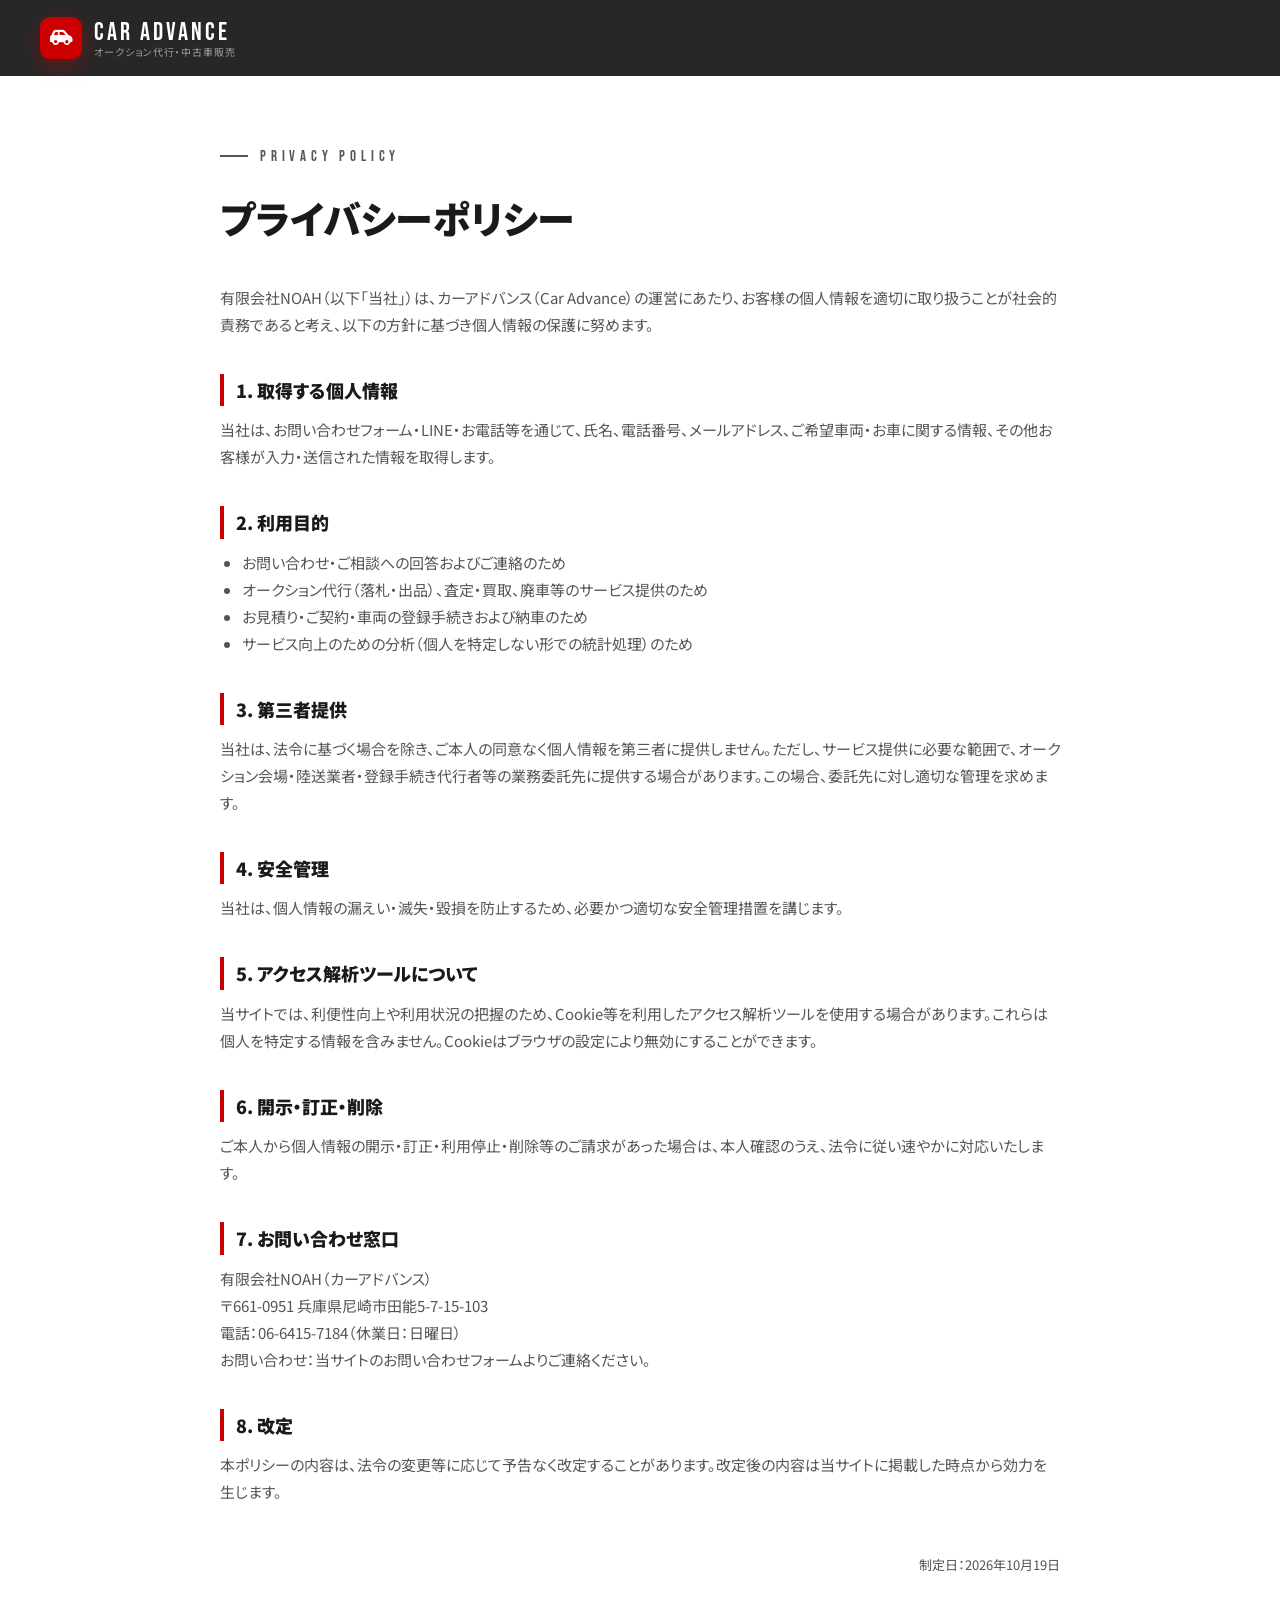
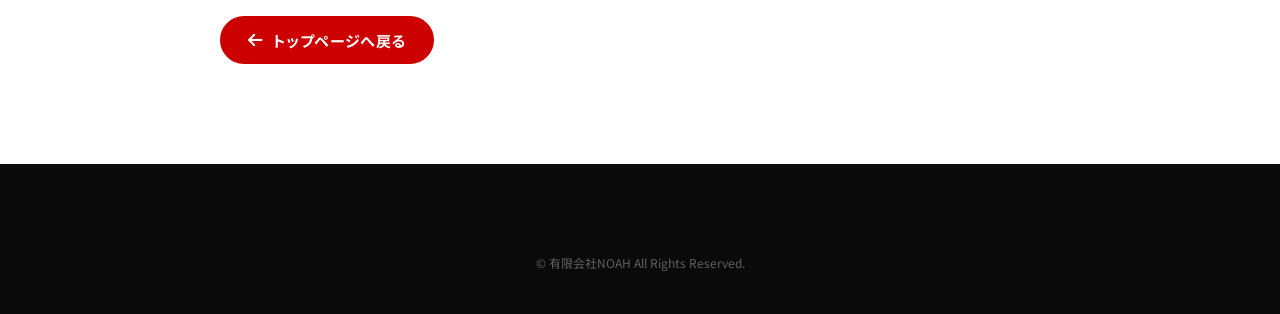
<file: privacy.html>
<!DOCTYPE html>
<html lang="ja">
<head>
  <meta charset="UTF-8">
  <meta name="viewport" content="width=device-width, initial-scale=1">
  <title>プライバシーポリシー｜Car Advance（有限会社NOAH）</title>
  <meta name="description" content="Car Advance（有限会社NOAH）の個人情報の取り扱いについて。">
  <meta name="robots" content="noindex">
  <link rel="icon" href="images/favicon.svg" type="image/svg+xml">
  <link rel="preconnect" href="https://fonts.googleapis.com">
  <link rel="preconnect" href="https://fonts.gstatic.com" crossorigin>
  <link href="https://fonts.googleapis.com/css2?family=Bebas+Neue&family=Noto+Sans+JP:wght@400;700;900&display=swap" rel="stylesheet">
  <link rel="stylesheet" href="https://cdnjs.cloudflare.com/ajax/libs/font-awesome/6.5.1/css/all.min.css" crossorigin="anonymous" referrerpolicy="no-referrer">
  <link rel="stylesheet" href="css/style.css">
  <style>
    .legal { padding: calc(var(--header-h) + 60px) 0 100px; background: #fff; }
    .legal h1 { font-size: clamp(26px, 4vw, 38px); font-weight: 900; margin-bottom: 32px; }
    .legal h2 { font-size: 18px; font-weight: 900; margin: 36px 0 10px; padding-left: 12px; border-left: 4px solid var(--red); }
    .legal p, .legal li { color: var(--text-sub); font-size: 15px; }
    .legal ul { list-style: disc; padding-left: 1.4em; }
    .legal .date { margin-top: 48px; text-align: right; font-size: 13px; }
    .legal .back { margin-top: 40px; }
  </style>
</head>
<body>
  <header class="header is-solid">
    <div class="header__inner">
      <a href="./" class="logo" aria-label="Car Advance トップへ">
        <span class="logo__mark" aria-hidden="true"><i class="fas fa-car-side"></i></span>
        <span class="logo__text"><span class="logo__main">CAR ADVANCE</span><span class="logo__sub">オークション代行・中古車販売</span></span>
      </a>
    </div>
  </header>
  <main class="legal">
    <div class="container container--narrow">
      <p class="eyebrow">PRIVACY POLICY</p>
      <h1>プライバシーポリシー</h1>
      <p>有限会社NOAH（以下「当社」）は、カーアドバンス（Car Advance）の運営にあたり、お客様の個人情報を適切に取り扱うことが社会的責務であると考え、以下の方針に基づき個人情報の保護に努めます。</p>

      <h2>1. 取得する個人情報</h2>
      <p>当社は、お問い合わせフォーム・LINE・お電話等を通じて、氏名、電話番号、メールアドレス、ご希望車両・お車に関する情報、その他お客様が入力・送信された情報を取得します。</p>

      <h2>2. 利用目的</h2>
      <ul>
        <li>お問い合わせ・ご相談への回答およびご連絡のため</li>
        <li>オークション代行（落札・出品）、査定・買取、廃車等のサービス提供のため</li>
        <li>お見積り・ご契約・車両の登録手続きおよび納車のため</li>
        <li>サービス向上のための分析（個人を特定しない形での統計処理）のため</li>
      </ul>

      <h2>3. 第三者提供</h2>
      <p>当社は、法令に基づく場合を除き、ご本人の同意なく個人情報を第三者に提供しません。ただし、サービス提供に必要な範囲で、オークション会場・陸送業者・登録手続き代行者等の業務委託先に提供する場合があります。この場合、委託先に対し適切な管理を求めます。</p>

      <h2>4. 安全管理</h2>
      <p>当社は、個人情報の漏えい・滅失・毀損を防止するため、必要かつ適切な安全管理措置を講じます。</p>

      <h2>5. アクセス解析ツールについて</h2>
      <p>当サイトでは、利便性向上や利用状況の把握のため、Cookie等を利用したアクセス解析ツールを使用する場合があります。これらは個人を特定する情報を含みません。Cookieはブラウザの設定により無効にすることができます。</p>

      <h2>6. 開示・訂正・削除</h2>
      <p>ご本人から個人情報の開示・訂正・利用停止・削除等のご請求があった場合は、本人確認のうえ、法令に従い速やかに対応いたします。</p>

      <h2>7. お問い合わせ窓口</h2>
      <p>有限会社NOAH（カーアドバンス）<br>〒661-0951 兵庫県尼崎市田能5-7-15-103<br>電話：<a href="tel:0664157184">06-6415-7184</a>（休業日：日曜日）<br>お問い合わせ：当サイトの<a href="./#form">お問い合わせフォーム</a>よりご連絡ください。</p>

      <h2>8. 改定</h2>
      <p>本ポリシーの内容は、法令の変更等に応じて予告なく改定することがあります。改定後の内容は当サイトに掲載した時点から効力を生じます。</p>

      <p class="date">制定日：2026年10月19日</p>
      <p class="back"><a href="./" class="btn btn--red"><i class="fas fa-arrow-left" aria-hidden="true"></i>トップページへ戻る</a></p>
    </div>
  </main>
  <footer class="footer" style="padding-bottom:40px">
    <p class="footer__copy" style="margin-top:0;border-top:0">&copy; 有限会社NOAH All Rights Reserved.</p>
  </footer>
</body>
</html>
</file>
<file: css/style.css>
@charset "UTF-8";
/* =========================================================
   Car Advance — style.css
   Palette: Black / Red / Light Gray（元サイト配色を継承）
========================================================= */
:root {
  --black: #0a0a0a;
  --ink: #111;
  --ink-2: #1a1a1a;
  --ink-3: #2a2a2a;
  --red: #cc0000;
  --red-hi: #e60012;
  --red-deep: #8f0000;
  --gray-50: #f6f5f3;
  --gray-100: #eeedea;
  --gray-200: #e0ddd8;
  --gray-400: #a9a6a1;
  --gray-600: #6b6965;
  --text: #1a1a1a;
  --text-sub: #555;
  --white: #fff;
  --line: #06c755;
  --line-hi: #05b14c;

  --ff-ja: "Noto Sans JP", "Hiragino Sans", "Yu Gothic", sans-serif;
  --ff-en: "Bebas Neue", "Oswald", sans-serif;
  --ff-it: "Cormorant Garamond", "Times New Roman", serif;

  --header-h: 76px;
  --radius: 14px;
  --shadow: 0 10px 40px rgba(0,0,0,.08);
  --shadow-lg: 0 24px 60px rgba(0,0,0,.16);
  --ease: cubic-bezier(.22,.8,.24,1);
  --gutter: clamp(16px, 4vw, 40px);
}

/* ---------- reset ---------- */
*, *::before, *::after { box-sizing: border-box; margin: 0; padding: 0; }
html { -webkit-text-size-adjust: 100%; scroll-padding-top: var(--header-h); }
html:not(.motion) { scroll-behavior: smooth; }
body {
  font-family: var(--ff-ja);
  font-size: 16px;
  line-height: 1.8;
  color: var(--text);
  background: var(--gray-50);
  overflow-x: hidden;
  -webkit-font-smoothing: antialiased;
  font-feature-settings: "palt";
}
[hidden] { display: none !important; }
img { display: block; max-width: 100%; height: auto; }
a { color: inherit; text-decoration: none; }
ul, ol { list-style: none; }
button { font: inherit; color: inherit; background: none; border: 0; cursor: pointer; }
input, select, textarea { font: inherit; color: inherit; }
:focus-visible { outline: 3px solid var(--red-hi); outline-offset: 3px; border-radius: 4px; }
.pc { display: inline; }
.sp { display: none; }
@media (max-width: 767px) { .pc { display: none; } .sp { display: inline; } }

.skip-link {
  position: absolute; left: 12px; top: -60px; z-index: 2000;
  background: var(--red); color: #fff; padding: 10px 16px; border-radius: 6px;
  transition: top .2s;
}
.skip-link:focus { top: 12px; }

.container { width: 100%; max-width: 1200px; margin: 0 auto; padding: 0 var(--gutter); }
.container--narrow { max-width: 920px; }

/* ---------- typography ---------- */
.eyebrow {
  font-family: var(--ff-en);
  font-size: 15px;
  letter-spacing: .32em;
  color: var(--red);
  display: inline-flex; align-items: center; gap: 12px;
  margin-bottom: 14px;
}
.eyebrow::before { content: ""; width: 28px; height: 2px; background: currentColor; }
.title {
  font-size: clamp(28px, 4.4vw, 48px);
  font-weight: 900;
  line-height: 1.3;
  letter-spacing: .02em;
}
.title--light { color: #fff; }
.red { color: var(--red); }
.sec-head { text-align: center; margin-bottom: clamp(40px, 6vw, 72px); }
.sec-head .eyebrow::after { content: ""; width: 28px; height: 2px; background: currentColor; }
.sec-head__lead { margin-top: 16px; color: var(--text-sub); }

/* ---------- buttons ---------- */
.btn {
  --bg: var(--red); --fg: #fff; --bd: var(--bg);
  display: inline-flex; align-items: center; justify-content: center; gap: 10px;
  min-height: 48px; padding: 12px 26px;
  background: var(--bg); color: var(--fg); border: 2px solid var(--bd);
  border-radius: 999px;
  font-weight: 700; font-size: 15px; letter-spacing: .04em; line-height: 1.3;
  white-space: nowrap;
  transition: transform .35s var(--ease), box-shadow .35s var(--ease), background .25s, border-color .25s, color .25s;
  position: relative; overflow: hidden; isolation: isolate;
}
.btn::after { /* 光の反射 */
  content: ""; position: absolute; inset: 0; z-index: -1;
  background: linear-gradient(110deg, transparent 30%, rgba(255,255,255,.35) 50%, transparent 70%);
  transform: translateX(-120%); transition: transform .7s var(--ease);
}
.btn:hover { transform: translateY(-2px); }
.btn:hover::after { transform: translateX(120%); }
.btn i { font-size: 1.1em; }
.btn--red:hover { --bg: var(--red-hi); box-shadow: 0 10px 30px rgba(204,0,0,.4); }
.btn--line { --bg: var(--line); }
.btn--line i { font-size: 1.35em; }
.btn--line:hover { --bg: var(--line-hi); box-shadow: 0 10px 30px rgba(6,199,85,.35); }
.btn--ghost { --bg: rgba(255,255,255,.04); --bd: rgba(255,255,255,.55); backdrop-filter: blur(6px); }
.btn--ghost:hover { --bg: #fff; --fg: var(--black); --bd: #fff; }
.btn--lg { min-height: 58px; padding: 16px 34px; font-size: 16px; }
.btn--sm { min-height: 40px; padding: 8px 18px; font-size: 13px; }
.btn--block { width: 100%; }

.link-arrow {
  display: inline-flex; align-items: center; gap: 10px;
  font-weight: 700; color: var(--red);
  border-bottom: 2px solid currentColor; padding-bottom: 4px;
}
.link-arrow i { transition: transform .3s var(--ease); }
.link-arrow:hover i { transform: translateX(6px); }

.chip {
  display: inline-block; padding: 2px 10px; margin-right: 8px;
  font-size: 12px; font-weight: 700; color: #fff; background: var(--red);
  border-radius: 999px; vertical-align: 1px;
}

/* =========================================================
   HEADER
========================================================= */
.header {
  position: fixed; inset: 0 0 auto; z-index: 1000;
  height: var(--header-h);
  transition: background .4s, box-shadow .4s, transform .4s var(--ease);
}
.header.is-solid {
  background: rgba(10,10,10,.88);
  backdrop-filter: blur(14px); -webkit-backdrop-filter: blur(14px);
  box-shadow: 0 1px 0 rgba(255,255,255,.06);
}
.header__inner {
  height: 100%; max-width: 1440px; margin: 0 auto;
  padding: 0 var(--gutter);
  display: flex; align-items: center; gap: 24px;
}
.logo { display: inline-flex; align-items: center; gap: 12px; color: #fff; flex-shrink: 0; }
.logo__mark {
  width: 42px; height: 42px; border-radius: 10px;
  display: grid; place-items: center;
  background: var(--red); color: #fff; font-size: 18px;
  box-shadow: 0 6px 18px rgba(204,0,0,.4);
}
.logo__text { display: flex; flex-direction: column; line-height: 1.1; }
.logo__main { font-family: var(--ff-en); font-size: 25px; letter-spacing: .12em; }
.logo__sub { font-size: 10px; letter-spacing: .1em; color: rgba(255,255,255,.55); }

.gnav { margin-left: auto; }
.gnav ul { display: flex; gap: 4px; }
.gnav a {
  display: block; padding: 8px 12px;
  font-size: 13.5px; font-weight: 500; color: rgba(255,255,255,.78);
  position: relative;
}
.gnav a::after {
  content: ""; position: absolute; left: 12px; right: 12px; bottom: 2px; height: 2px;
  background: var(--red); transform: scaleX(0); transform-origin: right; transition: transform .35s var(--ease);
}
.gnav a:hover, .gnav a.is-current { color: #fff; }
.gnav a:hover::after, .gnav a.is-current::after { transform: scaleX(1); transform-origin: left; }
.header__cta { display: flex; align-items: center; gap: 16px; }
.header__tel { display: inline-flex; align-items: center; gap: 8px; color: #fff; font-family: var(--ff-en); font-size: 22px; letter-spacing: .06em; }
.header__tel i { color: var(--red); font-size: 15px; }

.burger { display: none; width: 44px; height: 44px; margin-left: auto; position: relative; }
.burger span { position: absolute; left: 10px; right: 10px; height: 2px; background: #fff; transition: transform .35s var(--ease), opacity .2s; }
.burger span:nth-child(1) { top: 15px; }
.burger span:nth-child(2) { top: 21px; }
.burger span:nth-child(3) { top: 27px; }
.burger[aria-expanded="true"] span:nth-child(1) { transform: translateY(6px) rotate(45deg); }
.burger[aria-expanded="true"] span:nth-child(2) { opacity: 0; }
.burger[aria-expanded="true"] span:nth-child(3) { transform: translateY(-6px) rotate(-45deg); }

.drawer {
  position: fixed; inset: 0; z-index: 990;
  padding: calc(var(--header-h) + 24px) var(--gutter) 40px;
  background: rgba(8,8,8,.97);
  backdrop-filter: blur(16px);
  display: flex; flex-direction: column; gap: 32px;
  overflow-y: auto;
  opacity: 0; transition: opacity .35s;
}
.drawer.is-open { opacity: 1; }
/* 閉じている間は確実に非表示（display指定がhidden属性を上書きして全画面を覆うのを防ぐ） */
.drawer[hidden] { display: none !important; }
.drawer:not(.is-open) { pointer-events: none; }
.drawer__nav a {
  display: flex; align-items: baseline; gap: 16px;
  padding: 16px 4px; color: #fff; font-size: 18px; font-weight: 700;
  border-bottom: 1px solid rgba(255,255,255,.08);
}
.drawer__nav span { font-family: var(--ff-en); color: var(--red); letter-spacing: .1em; font-size: 15px; }
.drawer__cta { display: grid; gap: 12px; }

@media (max-width: 1180px) { .header__tel { display: none; } }
@media (max-width: 1023px) {
  :root { --header-h: 64px; }
  .gnav, .header__cta { display: none; }
  .burger { display: block; }
  .logo__mark { width: 36px; height: 36px; font-size: 15px; }
  .logo__main { font-size: 21px; }
}

/* =========================================================
   SHOWROOM（ヒーロー＋スクロール連動カメラワーク）
   ※ html.motion が付いたときのみピン留めアニメーション
========================================================= */
.showroom { background: var(--black); color: #fff; position: relative; }
.showroom__stage { position: relative; }

.scene { position: relative; height: 100vh; height: 100svh; min-height: 560px; overflow: hidden; }
.scene__media { position: absolute; inset: 0; }
.scene__media img { width: 100%; height: 100%; object-fit: cover; }
.scene__shade { position: absolute; inset: 0; pointer-events: none; }
.scene__shade--left { background: linear-gradient(90deg, rgba(0,0,0,.82) 0%, rgba(0,0,0,.45) 40%, transparent 70%); }
.scene__shade--bottom { background: linear-gradient(0deg, rgba(0,0,0,.85) 0%, rgba(0,0,0,.25) 45%, transparent 70%), linear-gradient(90deg, rgba(0,0,0,.55), transparent 55%); }
.scene__shade--top { background: linear-gradient(180deg, rgba(0,0,0,.75) 0%, rgba(0,0,0,.2) 45%, transparent 65%); }
.scene__shade--full { background: radial-gradient(ellipse at center, rgba(0,0,0,.45), rgba(0,0,0,.8)); }

/* --- hero (scene 1) --- */
.scene--hero .scene__media img { object-position: 20% 50%; }
.scene--hero .scene__shade {
  background:
    linear-gradient(90deg, transparent 30%, rgba(0,0,0,.55) 55%, rgba(0,0,0,.85) 100%),
    linear-gradient(0deg, rgba(0,0,0,.7) 0%, transparent 35%);
}
.hero {
  position: absolute; z-index: 3;
  right: max(var(--gutter), 6vw); top: var(--header-h); bottom: 0;
  width: min(600px, 46vw);
  display: flex; flex-direction: column; justify-content: center;
  padding-bottom: 2vh;
}
.hero__eyebrow {
  display: inline-flex; align-items: center; gap: 10px;
  font-family: var(--ff-en); font-size: 15px; letter-spacing: .3em; color: rgba(255,255,255,.75);
  margin-bottom: 22px;
}
.hero__eyebrow .dot { width: 8px; height: 8px; border-radius: 50%; background: var(--red-hi); box-shadow: 0 0 0 0 rgba(230,0,18,.6); animation: pulse 2s infinite; }
@keyframes pulse { 70% { box-shadow: 0 0 0 12px rgba(230,0,18,0); } 100% { box-shadow: 0 0 0 0 rgba(230,0,18,0); } }
.hero__title {
  font-size: clamp(38px, 5.6vw, 82px);
  font-weight: 900; line-height: 1.18; letter-spacing: .01em;
  margin-bottom: 24px;
  text-shadow: 0 4px 30px rgba(0,0,0,.5);
}
.hero__title .line { display: block; overflow: hidden; padding-bottom: .06em; }
.hero__title .line > span { display: inline-block; }
.hero__title em {
  font-style: normal; color: var(--red-hi);
  background: linear-gradient(transparent 72%, rgba(204,0,0,.35) 72%);
}
.hero__lead { color: rgba(255,255,255,.82); font-size: clamp(14px, 1.2vw, 16px); margin-bottom: 32px; }
.hero__actions { display: flex; flex-wrap: wrap; gap: 14px; margin-bottom: 36px; }
.hero__badges { display: flex; gap: 0; border-top: 1px solid rgba(255,255,255,.18); padding-top: 20px; }
.hero__badges li { flex: 1; padding: 0 16px; border-left: 1px solid rgba(255,255,255,.14); display: flex; flex-direction: column; }
.hero__badges li:first-child { padding-left: 0; border-left: 0; }
.hero__badges strong { font-family: var(--ff-en); font-size: 38px; font-weight: 400; line-height: 1; color: #fff; }
.hero__badges strong small { font-family: var(--ff-ja); font-size: 14px; color: var(--red-hi); margin-left: 2px; font-weight: 700; }
.hero__badges span { font-size: 11.5px; color: rgba(255,255,255,.6); margin-top: 6px; letter-spacing: .05em; }
.hero__bigtype {
  position: absolute; z-index: 1; left: -1vw; bottom: -2.2vw;
  font-family: var(--ff-en); font-size: 15vw; line-height: .8; letter-spacing: .02em;
  color: transparent; -webkit-text-stroke: 1px rgba(255,255,255,.12);
  white-space: nowrap; pointer-events: none; user-select: none;
}

/* --- captions --- */
/* ※GSAPがtransformを使うため、配置はtransformを使わずに行う */
.caption { position: absolute; z-index: 3; max-width: 560px; display: flex; flex-direction: column; justify-content: center; }
.caption--left { left: max(var(--gutter), 7vw); top: 0; bottom: 0; }
.caption--right { right: max(var(--gutter), 7vw); top: 0; bottom: 0; text-align: right; }
.caption--top { left: 0; right: 0; margin: 0 auto; top: calc(var(--header-h) + 6vh); text-align: center; width: min(90%, 760px); max-width: none; }
.caption--center { inset: 0; margin: 0 auto; text-align: center; width: min(92%, 820px); max-width: none; align-items: center; }
.caption__en {
  font-family: var(--ff-en); font-size: clamp(48px, 7vw, 110px); line-height: .9; letter-spacing: .02em;
  color: #fff; margin-bottom: 18px;
}
.caption__en i { font-family: var(--ff-it); font-weight: 500; font-size: .78em; color: var(--red-hi); letter-spacing: 0; padding: 0 .08em; }
.caption__ja { font-size: clamp(24px, 3.2vw, 42px); font-weight: 900; line-height: 1.4; margin-bottom: 16px; text-shadow: 0 2px 20px rgba(0,0,0,.6); }
.caption__txt { color: rgba(255,255,255,.8); font-size: clamp(13px, 1.1vw, 15px); text-shadow: 0 1px 10px rgba(0,0,0,.7); }
.caption__actions { display: flex; flex-wrap: wrap; justify-content: center; gap: 14px; margin-top: 28px; }

/* --- HUD / progress / sweep / unveil: motion時のみ表示 --- */
.hud, .showroom__progress, .sweep, .unveil, .scroll-hint { display: none; }

.motion .showroom__stage { height: 100vh; height: 100svh; min-height: 560px; overflow: hidden; perspective: 1400px; }
.motion .scene { position: absolute; inset: 0; height: auto; min-height: 0; will-change: clip-path; }
.motion .scene:not(.is-first) { clip-path: polygon(115% 0, 140% 0, 140% 100%, 100% 100%); }
.motion .scene__media { transform-origin: 50% 50%; will-change: transform; backface-visibility: hidden; }
.motion .scene:not(.is-first) .caption { opacity: 0; }

.motion .sweep {
  display: block; position: absolute; z-index: 20; top: -10%; bottom: -10%; left: 0; width: 18vw;
  background: linear-gradient(90deg, transparent, rgba(230,0,18,.0) 20%, rgba(255,60,60,.55) 48%, rgba(255,255,255,.85) 50%, rgba(255,60,60,.55) 52%, transparent 80%);
  mix-blend-mode: screen; pointer-events: none; opacity: 0; visibility: hidden;
}

.motion .hud {
  display: flex; align-items: center; gap: 14px;
  position: absolute; z-index: 25; left: max(var(--gutter), 3vw); bottom: 4vh;
}
.hud__compass { position: relative; width: 84px; height: 84px; }
.hud__compass svg { position: absolute; inset: 0; width: 100%; height: 100%; }
.hud__ring circle { fill: rgba(0,0,0,.35); stroke: rgba(255,255,255,.2); stroke-width: 1; }
.hud__ticks line { stroke: rgba(255,255,255,.35); stroke-width: 1; }
.hud__ticks line.major { stroke: rgba(255,255,255,.75); stroke-width: 1.5; }
.hud__car { transition: none; transform-origin: 50% 50%; }
.hud__car rect { fill: #e9e9e9; }
.hud__car rect.glass { fill: #222; }
.hud__eye { transform-origin: 50% 50%; }
.hud__eye path { fill: var(--red-hi); }
.hud__meta { display: flex; flex-direction: column; line-height: 1.1; }
.hud__label { font-family: var(--ff-en); font-size: 12px; letter-spacing: .3em; color: rgba(255,255,255,.55); }
.hud__deg { font-family: var(--ff-en); font-size: 40px; letter-spacing: .04em; }
.hud__deg b { font-weight: 400; font-variant-numeric: tabular-nums; }
.hud__name { font-family: var(--ff-en); font-size: 13px; letter-spacing: .2em; color: var(--red-hi); }

.motion .showroom__progress {
  display: flex; align-items: center; gap: 14px;
  position: absolute; z-index: 25; left: calc(max(var(--gutter), 3vw) + 230px); bottom: calc(4vh + 26px);
  font-family: var(--ff-en); letter-spacing: .2em; font-size: 14px; color: rgba(255,255,255,.6);
}
.showroom__count b { color: #fff; font-weight: 400; font-size: 22px; }
.showroom__bar { width: 140px; height: 2px; background: rgba(255,255,255,.18); position: relative; overflow: hidden; }
.showroom__bar i { position: absolute; inset: 0; background: var(--red-hi); transform-origin: left; transform: scaleX(0); }

.motion .scroll-hint {
  display: flex; flex-direction: column; align-items: center; gap: 8px;
  position: absolute; z-index: 25; right: 22px; bottom: 3vh;
  font-family: var(--ff-en); font-size: 12px; letter-spacing: .3em; color: rgba(255,255,255,.6); writing-mode: vertical-rl;
  transition: opacity .4s;
}
.scroll-hint i { width: 1px; height: 46px; background: linear-gradient(#fff, transparent); animation: drip 1.8s var(--ease) infinite; transform-origin: top; }
@keyframes drip { 0% { transform: scaleY(0); } 50% { transform: scaleY(1); transform-origin: top; } 51% { transform-origin: bottom; } 100% { transform: scaleY(0); transform-origin: bottom; } }

/* 初回アンベール */
.motion .unveil { display: block; position: absolute; inset: 0; z-index: 30; pointer-events: none; }
.unveil__cloth {
  position: absolute; inset: -5%;
  background:
    radial-gradient(ellipse at 30% 30%, #2a2a2a 0%, #121212 45%, #050505 100%);
}
.unveil__cloth::after { /* 布の皺 */
  content: ""; position: absolute; inset: 0;
  background: repeating-linear-gradient(100deg, rgba(255,255,255,.035) 0 2px, transparent 2px 60px),
              repeating-linear-gradient(80deg, rgba(0,0,0,.25) 0 30px, transparent 30px 90px);
}
.unveil__light {
  position: absolute; top: 0; bottom: 0; width: 40%; left: -40%;
  background: linear-gradient(90deg, transparent, rgba(255,255,255,.25), transparent);
}
.is-loaded .unveil__cloth { animation: clothOff 1.6s .2s var(--ease) forwards; }
.is-loaded .unveil__light { animation: lightPass 1.4s .1s ease-in-out forwards; }
.is-loaded .unveil { animation: fadeOut .3s 1.8s forwards; }
@keyframes clothOff {
  0% { transform: translate(0,0) rotate(0); clip-path: polygon(0 0,100% 0,100% 100%,0 100%); }
  100% { transform: translate(35%, -25%) rotate(8deg); clip-path: polygon(100% 0,100% 0,100% 0,100% 0); }
}
@keyframes lightPass { to { left: 120%; } }
@keyframes fadeOut { to { opacity: 0; visibility: hidden; } }

/* hero 入場（motion時） */
.motion .hero__title .line > span { transform: translateY(110%); }
.motion .hero__eyebrow, .motion .hero__lead, .motion .hero__actions, .motion .hero__badges { opacity: 0; transform: translateY(24px); }
.is-loaded .hero__title .line > span { transform: none; transition: transform 1.1s var(--ease); }
.is-loaded .hero__title .line:nth-child(1) > span { transition-delay: 1.0s; }
.is-loaded .hero__title .line:nth-child(2) > span { transition-delay: 1.12s; }
.is-loaded .hero__eyebrow, .is-loaded .hero__lead, .is-loaded .hero__actions, .is-loaded .hero__badges { opacity: 1; transform: none; transition: opacity .9s, transform .9s var(--ease); }
.is-loaded .hero__eyebrow { transition-delay: .9s; }
.is-loaded .hero__lead { transition-delay: 1.3s; }
.is-loaded .hero__actions { transition-delay: 1.45s; }
.is-loaded .hero__badges { transition-delay: 1.6s; }

/* --- 低い画面（ノートPC等）でヒーローが収まるように --- */
@media (min-width: 1024px) and (max-height: 860px) {
  .hero__title { font-size: min(5.6vw, 9.4vh); margin-bottom: 2.4vh; }
  .hero__eyebrow { margin-bottom: 2vh; }
  .hero__lead { margin-bottom: 3.2vh; }
  .hero__actions { margin-bottom: 3.4vh; }
  .hero__actions .btn--lg { min-height: 52px; padding: 12px 28px; }
  .hero__badges { padding-top: 1.8vh; }
  .hero__badges strong { font-size: 32px; }
}
@media (min-width: 1024px) and (max-height: 680px) {
  .hero__badges { display: none; }
}

/* --- showroom responsive --- */
@media (max-width: 1023px) {
  .hero { width: min(620px, 88vw); right: auto; left: var(--gutter); top: auto; bottom: 9vh; display: block; padding: 0; }
  .scene--hero .scene__media img { object-position: 22% 30%; }
  .scene--hero .scene__shade { background: linear-gradient(0deg, rgba(0,0,0,.95) 0%, rgba(0,0,0,.75) 42%, rgba(0,0,0,.1) 70%, transparent 100%); }
  .hero__bigtype { top: calc(var(--header-h) + 8px); bottom: auto; font-size: 22vw; }
  .motion .hud { bottom: auto; top: calc(var(--header-h) + 12px); left: auto; right: var(--gutter); flex-direction: row-reverse; }
  .motion .hud .hud__meta { text-align: right; }
  .motion .showroom__progress { display: none; }
  .motion .scroll-hint { display: none; }
}
@media (max-width: 767px) {
  .hero { bottom: 4vh; }
  .hero__title { font-size: clamp(34px, 10vw, 46px); margin-bottom: 14px; }
  .hero__lead { font-size: 13.5px; margin-bottom: 20px; }
  .hero__actions { flex-direction: column; gap: 10px; margin-bottom: 20px; }
  .hero__actions .btn { width: 100%; min-height: 52px; padding: 12px 20px; font-size: 15px; }
  .hero__badges { padding-top: 14px; }
  .hero__badges li { padding: 0 10px; }
  .hero__badges strong { font-size: 28px; }
  .hero__badges span { font-size: 10px; }
  .hero__eyebrow { font-size: 12px; margin-bottom: 12px; letter-spacing: .2em; }

  .scene__media img { object-position: 50% 50%; }
  .scene:nth-child(2) .scene__media img { object-position: 30% 50%; }
  .scene:nth-child(3) .scene__media img { object-position: 45% 50%; }
  .scene:nth-child(4) .scene__media img { object-position: 62% 50%; }
  .scene:nth-child(5) .scene__media img { object-position: 40% 50%; }
  .scene:nth-child(6) .scene__media img { object-position: 62% 50%; }

  .caption--left, .caption--right { left: var(--gutter); right: var(--gutter); top: auto; bottom: calc(4vh + 64px); display: block; text-align: left; }
  .caption--top { top: calc(var(--header-h) + 90px); }
  .scene__shade--left, .scene__shade--bottom { background: linear-gradient(0deg, rgba(0,0,0,.9) 0%, rgba(0,0,0,.4) 45%, transparent 70%); }
  .caption__en { font-size: 54px; margin-bottom: 10px; }
  .caption__ja { font-size: 25px; }
  .caption__actions .btn { width: 100%; }
  .motion .hud__compass { width: 60px; height: 60px; }
  .motion .hud__deg { font-size: 28px; }
  .motion .hud__label { font-size: 10px; }
  .motion .sweep { width: 40vw; }
}

/* =========================================================
   NUMBERS（スピードメーター）
========================================================= */
.numbers {
  background:
    radial-gradient(ellipse at 20% 50%, rgba(160,0,0,.18), transparent 55%),
    linear-gradient(180deg, #0a0a0a, #131210 50%, #0a0a0a);
  color: #fff; position: relative; overflow: hidden;
}
.numbers::before { /* 細グリッド */
  content: ""; position: absolute; inset: 0; pointer-events: none;
  background-image: linear-gradient(rgba(255,255,255,.03) 1px, transparent 1px), linear-gradient(90deg, rgba(255,255,255,.03) 1px, transparent 1px);
  background-size: 64px 64px;
}
.numbers__pin {
  position: relative; min-height: 100vh; min-height: 100svh;
  max-width: 1240px; margin: 0 auto; padding: calc(var(--header-h) + 40px) var(--gutter) 60px;
  display: grid; grid-template-columns: minmax(0, 1fr) minmax(0, 1fr); gap: clamp(32px, 6vw, 96px); align-items: center;
}
.numbers__gauge { position: relative; width: min(100%, 480px); aspect-ratio: 1; margin: 0 auto; }
.gauge { width: 100%; height: 100%; overflow: visible; }
.gauge__rim { fill: rgba(255,255,255,.015); stroke: rgba(255,255,255,.12); stroke-width: 1.5; }
.gauge__track { fill: none; stroke: rgba(255,255,255,.08); stroke-width: 6; }
.gauge__red { fill: none; stroke: var(--red); stroke-width: 6; }
.gauge__ticks line { stroke: rgba(255,255,255,.35); stroke-width: 1; }
.gauge__ticks line.major { stroke: #fff; stroke-width: 2; }
.gauge__ticks line.hot { stroke: var(--red-hi); }
.gauge__nums text { fill: rgba(255,255,255,.75); font-family: var(--ff-en); font-size: 17px; text-anchor: middle; dominant-baseline: middle; }
.gauge__nums text.hot { fill: var(--red-hi); }
.gauge__needle path { fill: #f2f2f2; filter: drop-shadow(0 0 6px rgba(255,255,255,.4)); }
.gauge__needle circle { fill: #111; stroke: var(--red); stroke-width: 3; }
.gauge__readout { position: absolute; left: 0; right: 0; top: 62%; text-align: center; line-height: 1; }
.gauge__value { font-family: var(--ff-en); font-size: clamp(56px, 8vw, 96px); font-variant-numeric: tabular-nums; }
.gauge__unit { font-size: clamp(14px, 1.5vw, 18px); font-weight: 700; color: var(--red-hi); margin-left: 4px; }
.gauge__cap { display: block; margin-top: 10px; font-size: 12px; letter-spacing: .12em; color: rgba(255,255,255,.6); }

.numbers__list { margin-top: 36px; border-top: 1px solid rgba(255,255,255,.1); }
.numbers__list li {
  display: grid; grid-template-columns: 44px 1fr auto; align-items: baseline; gap: 12px;
  padding: 16px 4px; border-bottom: 1px solid rgba(255,255,255,.1);
  color: rgba(255,255,255,.38); transition: color .4s, padding .4s var(--ease), background .4s;
}
.numbers__list .n { font-family: var(--ff-en); letter-spacing: .1em; font-size: 15px; }
.numbers__list .t { font-size: 14.5px; font-weight: 500; }
.numbers__list .v { font-family: var(--ff-en); font-size: 30px; line-height: 1; }
.numbers__list .v small { font-family: var(--ff-ja); font-size: 13px; margin-left: 3px; font-weight: 700; }
.numbers__list li.is-active { color: #fff; padding-left: 14px; background: linear-gradient(90deg, rgba(204,0,0,.18), transparent 70%); }
.numbers__list li.is-active .n, .numbers__list li.is-active .v small { color: var(--red-hi); }
.numbers__note { margin-top: 14px; font-size: 11.5px; color: rgba(255,255,255,.45); }
.numbers__note + .numbers__note { margin-top: 6px; }
.numbers__note a { color: rgba(255,255,255,.75); text-decoration: underline; }
html:not(.motion) .numbers__list li { color: #fff; }
@media (min-width: 1024px) and (max-width: 1500px) { .numbers__pin { padding-right: calc(var(--gutter) + 90px); } }

@media (max-width: 899px) {
  .numbers__pin { grid-template-columns: 1fr; gap: 16px; padding-top: calc(var(--header-h) + 12px); padding-bottom: 76px; align-content: center; }
  .numbers__gauge { width: min(60vw, 280px); }
  .numbers__body .title { font-size: 24px; }
  .numbers__body .eyebrow { margin-bottom: 6px; }
  .numbers__list { margin-top: 16px; }
  .numbers__list li { padding: 10px 4px; grid-template-columns: 34px 1fr auto; }
  .numbers__list .t { font-size: 13px; }
  .numbers__list .v { font-size: 24px; }
}
@media (max-width: 899px) and (max-height: 760px) {
  .numbers__body .title br, .numbers__body .eyebrow { display: none; }
  .numbers__gauge { width: min(56vw, 230px); }
}

/* =========================================================
   REASONS
========================================================= */
.reasons { padding: clamp(80px, 12vw, 160px) 0; background: linear-gradient(180deg, #fff, var(--gray-50)); }
.reason {
  display: grid; grid-template-columns: 1.15fr 1fr; gap: clamp(28px, 5vw, 80px); align-items: center;
  margin-bottom: clamp(64px, 9vw, 120px);
}
.reason:last-child { margin-bottom: 0; }
.reason--rev .reason__media { order: 2; }
.reason__media {
  position: relative; border-radius: var(--radius); overflow: hidden; aspect-ratio: 16 / 10;
  box-shadow: var(--shadow-lg); background: var(--ink);
}
.reason__media img { width: 100%; height: 118%; object-fit: cover; margin-top: -9%; }
.reason__media img.pos-right { object-position: 70% 50%; }
.reason__media img.pos-top { object-position: 50% 20%; }
.reason__media::after { content: ""; position: absolute; inset: auto 0 0 0; height: 4px; background: var(--red); transform-origin: left; }
.reason__body { position: relative; }
.reason__no {
  position: absolute; top: -.55em; right: 0; z-index: 0;
  font-family: var(--ff-en); font-size: clamp(110px, 14vw, 200px); line-height: 1;
  color: transparent; -webkit-text-stroke: 1.5px rgba(204,0,0,.18); pointer-events: none;
}
.reason__en { position: relative; font-family: var(--ff-en); letter-spacing: .3em; color: var(--red); font-size: 15px; }
.reason__body h3 { position: relative; font-size: clamp(22px, 2.6vw, 32px); font-weight: 900; line-height: 1.4; margin: 6px 0 16px; }
.reason__body p:last-child { position: relative; color: var(--text-sub); }
@media (max-width: 767px) {
  .reason { grid-template-columns: 1fr; gap: 20px; }
  .reason--rev .reason__media { order: 0; }
  .reason__no { top: -.35em; }
}

/* =========================================================
   CTA BAND
========================================================= */
/* テキストは左寄せ、右側の車をはっきり見せる */
.cta-band { position: relative; overflow: hidden; color: #fff; background: #0c0c0c; padding: clamp(80px, 11vw, 140px) 0; text-align: left; }
.cta-band__bg { position: absolute; inset: 0; }
.cta-band__bg img { width: 100%; height: 120%; object-fit: cover; object-position: 50% 60%; opacity: .95; filter: brightness(1.15) contrast(1.05); }
.cta-band::after { content: ""; position: absolute; inset: 0; background: linear-gradient(90deg, rgba(0,0,0,.92) 0%, rgba(0,0,0,.7) 32%, rgba(0,0,0,.15) 58%, transparent 75%); }
.cta-band__inner { position: relative; z-index: 2; }
.cta-band__inner > * { max-width: 560px; }
.cta-band__title { font-size: clamp(28px, 4.2vw, 50px); font-weight: 900; line-height: 1.35; margin-bottom: 16px; }
.cta-band__txt { color: rgba(255,255,255,.8); margin-bottom: 32px; }
.cta-band__actions { display: flex; flex-wrap: wrap; gap: 14px; }
@media (max-width: 767px) {
  .cta-band { padding: 0 0 56px; }
  .cta-band__bg { position: relative; height: 230px; }
  .cta-band__bg img { height: 118%; object-position: 62% 60%; }
  .cta-band::after { background: linear-gradient(180deg, transparent 0, transparent 150px, #0c0c0c 230px); }
  .cta-band__inner { margin-top: -20px; }
  .cta-band__actions .btn { width: 100%; }
}

/* =========================================================
   SERVICES
========================================================= */
.services { padding: clamp(80px, 12vw, 160px) 0 0; background: var(--gray-100); }
.svc-grid { display: grid; grid-template-columns: repeat(3, 1fr); gap: 24px; }
.svc {
  background: #fff; border-radius: var(--radius); overflow: hidden; box-shadow: var(--shadow);
  display: flex; flex-direction: column;
  transition: transform .5s var(--ease), box-shadow .5s var(--ease);
}
.svc:hover { transform: translateY(-8px); box-shadow: var(--shadow-lg); }
.svc__media { position: relative; aspect-ratio: 16 / 9; overflow: hidden; background: var(--ink); }
.svc__media img { width: 100%; height: 100%; object-fit: cover; transition: transform 1.2s var(--ease); }
.svc:hover .svc__media img { transform: scale(1.07); }
.svc__tag {
  position: absolute; left: 16px; top: 16px; padding: 4px 14px;
  font-family: var(--ff-en); letter-spacing: .25em; font-size: 15px;
  background: var(--red); color: #fff; border-radius: 4px;
}
.svc__body { padding: 28px 26px 30px; display: flex; flex-direction: column; flex: 1; }
.svc__no { font-family: var(--ff-en); font-size: 15px; color: var(--red); letter-spacing: .2em; }
.svc__body h3 { font-size: 21px; font-weight: 900; line-height: 1.4; margin-bottom: 12px; }
.svc__body h3 small { font-size: 14px; color: var(--text-sub); font-weight: 700; }
.svc__lead { font-size: 14.5px; color: var(--text-sub); margin-bottom: 18px; }
.svc__lead strong { color: var(--red); }
.pros, .cons { border-radius: 10px; padding: 14px 16px; margin-bottom: 12px; font-size: 13.5px; }
.pros { background: var(--gray-50); border: 1px solid var(--gray-200); }
.cons { background: #fff5f5; border: 1px solid rgba(204,0,0,.18); }
.pros__h, .cons__h { font-weight: 700; display: flex; align-items: center; gap: 8px; margin-bottom: 6px; }
.pros__h i { color: var(--ink); }
.cons__h i { color: var(--red); }
.pros li, .cons li { position: relative; padding-left: 14px; line-height: 1.65; }
.pros li::before, .cons li::before { content: ""; position: absolute; left: 0; top: .72em; width: 6px; height: 6px; border-radius: 50%; background: var(--gray-400); }
.cons li::before { background: var(--red); }
.svc__option { font-size: 13px; color: var(--text-sub); margin: 4px 0 8px; }
.svc .link-arrow { margin-top: auto; align-self: flex-start; padding-top: 18px; border-bottom: 0; }
.svc .link-arrow { text-decoration: underline; text-underline-offset: 6px; text-decoration-thickness: 2px; }
.checks li { display: flex; gap: 10px; align-items: flex-start; padding: 6px 0; font-size: 14.5px; }
.checks li > i { color: var(--red); margin-top: .35em; flex-shrink: 0; }
.checks--light li { color: rgba(255,255,255,.88); }
@media (max-width: 1023px) { .svc-grid { grid-template-columns: 1fr; max-width: 640px; margin: 0 auto; } }

.venues { margin-top: clamp(64px, 8vw, 100px); background: var(--black); color: #fff; padding: 22px 0; overflow: hidden; display: flex; align-items: center; gap: 0; }
.venues__label {
  flex-shrink: 0; padding: 0 28px; font-weight: 700; font-size: 14px; display: flex; align-items: center; gap: 10px;
  position: relative; z-index: 2; background: var(--black); box-shadow: 20px 0 30px var(--black);
}
.venues__label i { color: var(--red-hi); }
.venues__track { display: flex; width: max-content; animation: marquee 40s linear infinite; }
.venues__track ul { display: flex; flex-shrink: 0; }
.venues__track li {
  font-family: var(--ff-ja); font-weight: 700; font-size: 15px; letter-spacing: .08em; white-space: nowrap;
  padding: 0 28px; color: rgba(255,255,255,.75); position: relative;
}
.venues__track li::after { content: "◆"; position: absolute; right: -6px; color: var(--red); font-size: 8px; top: 50%; transform: translateY(-50%); }
@keyframes marquee { to { transform: translateX(-50%); } }
.venues:hover .venues__track { animation-play-state: paused; }
@media (max-width: 767px) { .venues__label { padding: 0 16px; font-size: 12px; } }

/* =========================================================
   BUSINESS
========================================================= */
.business { position: relative; overflow: hidden; background: var(--ink); color: #fff; padding: clamp(80px, 12vw, 150px) 0; }
.business::before {
  content: ""; position: absolute; inset: 0;
  background: radial-gradient(ellipse at 80% 50%, rgba(255,255,255,.12), transparent 50%), radial-gradient(ellipse at 10% 90%, rgba(204,0,0,.25), transparent 45%);
}
.business__inner { position: relative; display: grid; grid-template-columns: 1fr 1fr; gap: clamp(32px, 5vw, 72px); align-items: center; }
.business__lead { margin-top: 24px; font-size: 17px; font-weight: 700; }
.business__big { display: flex; align-items: baseline; flex-wrap: wrap; gap: 4px; margin: 4px 0 24px; line-height: 1; }
.business__big span { font-family: var(--ff-en); font-size: clamp(80px, 10vw, 140px); color: var(--red-hi); }
.business__big i { font-style: normal; font-size: 40px; color: var(--red-hi); }
.business__big small { font-family: var(--ff-en); font-size: 54px; color: var(--red-hi); }
.business__big em { font-style: normal; font-weight: 900; font-size: clamp(20px, 2.2vw, 28px); margin-left: 12px; }
.business .checks { margin-bottom: 32px; }
.chip--dark { background: rgba(255,255,255,.14); }
.business__media { position: relative; border-radius: 20px; overflow: hidden; box-shadow: 0 30px 70px rgba(0,0,0,.5); aspect-ratio: 4 / 3; }
.business__media img { width: 100%; height: 100%; object-fit: cover; object-position: 35% 60%; }
.business__media figcaption {
  position: absolute; left: 16px; bottom: 16px; right: 16px;
  display: inline-flex; align-items: center; gap: 10px; width: fit-content;
  padding: 10px 16px; border-radius: 999px;
  background: rgba(10,10,10,.82); backdrop-filter: blur(6px);
  font-size: 13.5px; font-weight: 700; color: #fff;
}
.business__media figcaption i { color: var(--red-hi); }
@media (max-width: 899px) { .business__inner { grid-template-columns: 1fr; } .business__media { order: -1; } }

/* =========================================================
   FLOW
========================================================= */
.flow { padding: clamp(80px, 12vw, 160px) 0; background: #fff; }
.flow__list { position: relative; display: grid; grid-template-columns: repeat(5, 1fr); gap: 20px; padding-top: 56px; }
.flow__road { position: absolute; left: 10%; right: 10%; top: 18px; height: 4px; background: var(--gray-200); border-radius: 4px; }
.flow__fill { position: absolute; inset: 0; background: var(--red); border-radius: 4px; transform-origin: left; transform: scaleX(1); }
.flow__car { position: absolute; top: 50%; left: 100%; transform: translate(-50%, -62%); color: var(--ink); font-size: 30px; }
.motion .flow__fill { transform: scaleX(0); }
.motion .flow__car { left: 0; }
.step { position: relative; text-align: center; background: var(--gray-50); border-radius: var(--radius); padding: 28px 18px 26px; border: 1px solid var(--gray-200); }
.step__no { font-family: var(--ff-en); letter-spacing: .2em; color: var(--red); font-size: 15px; }
.step__icon { display: grid; place-items: center; width: 64px; height: 64px; margin: 10px auto 14px; border-radius: 50%; background: var(--ink); color: #fff; font-size: 24px; transition: background .4s; }
.step.is-on .step__icon { background: var(--red); }
.step h3 { font-size: 17px; font-weight: 900; margin-bottom: 8px; }
.step p { font-size: 13.5px; color: var(--text-sub); text-align: left; }
.step--goal { background: var(--ink); color: #fff; border-color: var(--ink); }
.step--goal p { color: rgba(255,255,255,.75); }
.step--goal .step__icon { background: var(--red); }
@media (max-width: 1023px) {
  .flow__list { grid-template-columns: 1fr; gap: 16px; padding-top: 0; padding-left: 52px; }
  .flow__road { left: 18px; right: auto; top: 0; bottom: 0; width: 4px; height: auto; }
  .flow__fill { transform-origin: top; }
  .motion .flow__fill { transform: scaleY(0); }
  .flow__car { left: 50%; top: 100%; transform: translate(-50%, -50%) rotate(90deg); font-size: 26px; }
  .motion .flow__car { top: 0; left: 50%; }
  .step { text-align: left; display: grid; grid-template-columns: 56px 1fr; column-gap: 16px; padding: 20px; }
  .step__no { grid-column: 2; }
  .step__icon { grid-row: 1 / span 3; grid-column: 1; width: 56px; height: 56px; margin: 0; font-size: 20px; }
  .step h3, .step p { grid-column: 2; }
}

/* =========================================================
   FEE
========================================================= */
.fee { padding: clamp(80px, 12vw, 160px) 0; background: var(--gray-100); }
.tabs { position: relative; display: grid; grid-template-columns: 1fr 1fr; padding: 6px; background: var(--ink); border-radius: 999px; max-width: 560px; margin: 0 auto 28px; }
/* 選択中を示す赤いピル：クリックした側へスライド */
.tabs__ind {
  position: absolute; top: 6px; bottom: 6px; left: 6px; width: calc(50% - 6px);
  background: var(--red); border-radius: 999px; box-shadow: 0 6px 20px rgba(204,0,0,.45);
  transition: transform .55s cubic-bezier(.65,.05,.25,1.2);
}
.tabs[data-active="1"] .tabs__ind { transform: translateX(100%); }
.tabs__btn { position: relative; z-index: 1; display: inline-flex; align-items: center; justify-content: center; gap: 8px; min-height: 50px; border-radius: 999px; color: rgba(255,255,255,.6); font-weight: 700; font-size: 14.5px; transition: color .35s; }
.tabs__btn:hover { color: #fff; }
.tabs__btn.is-active { color: #fff; }
.tabs__btn i { transition: transform .5s var(--ease); }
.tabs__btn.is-active i { transform: scale(1.2) rotate(-12deg); }
.fee-panel { background: #fff; border-radius: var(--radius); box-shadow: var(--shadow); padding: clamp(22px, 4vw, 40px); animation: panelIn .5s var(--ease); }
@keyframes panelIn { from { opacity: 0; transform: translateY(12px); } }
.fee-panel__desc { font-size: 14px; color: var(--text-sub); margin-bottom: 18px; }
.fee-table { width: 100%; border-collapse: collapse; font-size: 15px; }
.fee-table th, .fee-table td { padding: 15px 12px; border-bottom: 1px solid var(--gray-200); text-align: left; }
.fee-table thead th { font-size: 12px; letter-spacing: .1em; color: var(--gray-600); background: var(--gray-50); border-bottom: 2px solid var(--ink); }
.fee-table tbody th { font-weight: 500; }
.fee-table td { text-align: right; font-weight: 700; color: var(--red); white-space: nowrap; font-variant-numeric: tabular-nums; }
.fee-table thead th:last-child { text-align: right; }
.fee-table sup { font-size: 10px; color: var(--gray-600); margin-left: 2px; }
.fee-note { margin-top: 12px; font-size: 12px; color: var(--gray-600); }
.fee-cta { margin-top: 32px; display: flex; flex-wrap: wrap; align-items: center; justify-content: center; gap: 16px 24px; text-align: center; font-weight: 700; }
@media (max-width: 767px) { .fee-table { font-size: 13.5px; } .fee-table th, .fee-table td { padding: 12px 6px; } .tabs__btn { font-size: 13px; } }

/* =========================================================
   FAQ
========================================================= */
.faq { padding: clamp(80px, 12vw, 160px) 0; background: #fff; }
.faq__list { border-top: 1px solid var(--gray-200); }
.faq__item { border-bottom: 1px solid var(--gray-200); }
.faq__item summary {
  list-style: none; cursor: pointer; position: relative;
  padding: 22px 52px 22px 48px; font-weight: 700; font-size: 16px; line-height: 1.6;
}
.faq__item summary::-webkit-details-marker { display: none; }
.faq__item summary::before { content: "Q"; position: absolute; left: 6px; top: 16px; font-family: var(--ff-en); font-size: 30px; color: var(--red); line-height: 1.2; }
.faq__item summary::after {
  content: ""; position: absolute; right: 12px; top: 50%; width: 22px; height: 22px; margin-top: -11px;
  background:
    linear-gradient(var(--ink), var(--ink)) center / 14px 2px no-repeat,
    linear-gradient(var(--ink), var(--ink)) center / 2px 14px no-repeat;
  transition: transform .35s var(--ease);
}
.faq__item[open]:not(.is-closing) summary::after { transform: rotate(135deg); background-color: var(--red); }
.faq__item summary:hover { color: var(--red); }
.faq__a { position: relative; padding: 0 16px 24px 48px; color: var(--text-sub); }
.faq__a::before { content: "A"; position: absolute; left: 8px; top: -6px; font-family: var(--ff-en); font-size: 30px; color: var(--ink); line-height: 1.2; }
.faq__a a { color: var(--red); text-decoration: underline; }
.faq__item[open] .faq__a { animation: panelIn .4s var(--ease); }

/* =========================================================
   CONTACT
========================================================= */
.contact { background: var(--gray-100); padding-bottom: clamp(80px, 12vw, 140px); }
.contact__hero { position: relative; height: clamp(380px, 56vw, 620px); overflow: hidden; background: #000; }
.contact__hero img { width: 100%; height: 115%; object-fit: cover; object-position: 60% 50%; opacity: .7; }
.contact__hero::after { content: ""; position: absolute; inset: 0; background: linear-gradient(90deg, rgba(0,0,0,.88) 0%, rgba(0,0,0,.5) 45%, transparent 75%), linear-gradient(0deg, rgba(0,0,0,.6), transparent 40%); }
.contact__hero-txt { position: absolute; z-index: 2; left: max(var(--gutter), 7vw); top: 50%; transform: translateY(-50%); max-width: 620px; color: rgba(255,255,255,.85); }
.contact__hero-txt .title { margin-bottom: 16px; }
@media (max-width: 767px) {
  .contact__hero::after { background: linear-gradient(0deg, rgba(0,0,0,.92) 0%, rgba(0,0,0,.5) 55%, rgba(0,0,0,.2)); }
  .contact__hero-txt { top: auto; bottom: 40px; transform: none; right: var(--gutter); }
}

.contact__ways { display: grid; grid-template-columns: 1.2fr 1fr 1fr; gap: 18px; margin-top: -80px; position: relative; z-index: 3; }
.way {
  position: relative; display: flex; flex-direction: column; gap: 6px;
  background: #fff; border-radius: var(--radius); padding: 28px 26px; box-shadow: var(--shadow-lg);
  transition: transform .4s var(--ease), box-shadow .4s var(--ease);
  border: 2px solid transparent;
}
.way:hover { transform: translateY(-6px); }
.way__icon { font-size: 34px; color: var(--ink); margin-bottom: 4px; }
.way__title { font-weight: 900; font-size: 19px; }
.way__txt { font-size: 13.5px; color: var(--text-sub); }
.way__num { font-family: var(--ff-en); font-size: 38px; letter-spacing: .04em; color: var(--red); line-height: 1.1; }
.way__go { margin-top: auto; padding-top: 10px; font-weight: 700; display: inline-flex; gap: 8px; align-items: center; font-size: 14px; }
.way--line { background: var(--line); color: #fff; }
.way--line .way__icon, .way--line .way__txt { color: #fff; }
.way--line .way__txt { opacity: .92; }
.way--line:hover { box-shadow: 0 20px 50px rgba(6,199,85,.4); }
.way__badge { position: absolute; top: -12px; right: 18px; background: var(--red); color: #fff; font-size: 12px; font-weight: 700; padding: 4px 12px; border-radius: 999px; animation: bob 2.4s ease-in-out infinite; }
@keyframes bob { 50% { transform: translateY(-4px); } }
.way--tel:hover, .way--form:hover { border-color: var(--red); }
@media (max-width: 899px) { .contact__ways { grid-template-columns: 1fr; margin-top: -30px; } }

.contact__grid { display: grid; grid-template-columns: 1.5fr 1fr; gap: 28px; margin-top: 40px; align-items: start; }
@media (max-width: 1023px) { .contact__grid { grid-template-columns: 1fr; } }

.form { background: #fff; border-radius: var(--radius); box-shadow: var(--shadow); padding: clamp(22px, 4vw, 44px); }
.form__group { margin-bottom: 20px; border: 0; min-width: 0; }
.form__group > label, .form__group legend { display: block; font-weight: 700; font-size: 14.5px; margin-bottom: 8px; }
.req, .opt { display: inline-block; font-size: 11px; font-weight: 700; padding: 1px 8px; border-radius: 4px; margin-left: 6px; vertical-align: 2px; }
.req { background: var(--red); color: #fff; }
.opt { background: var(--gray-100); color: var(--gray-600); }
.form__row { display: grid; grid-template-columns: 1fr 1fr; gap: 0 16px; }
@media (max-width: 599px) { .form__row { grid-template-columns: 1fr; } }
.form input[type="text"], .form input[type="tel"], .form input[type="email"], .form select, .form textarea {
  width: 100%; min-height: 52px; padding: 12px 14px;
  font-size: 16px; /* iOSズーム防止 */
  background: var(--gray-50); border: 1.5px solid var(--gray-200); border-radius: 10px;
  transition: border-color .25s, box-shadow .25s, background .25s;
  appearance: none; -webkit-appearance: none;
}
.form select { background-image: linear-gradient(45deg, transparent 50%, var(--ink) 50%), linear-gradient(135deg, var(--ink) 50%, transparent 50%); background-position: calc(100% - 20px) 50%, calc(100% - 14px) 50%; background-size: 6px 6px; background-repeat: no-repeat; padding-right: 40px; }
.form textarea { resize: vertical; min-height: 140px; line-height: 1.7; }
.form input:focus, .form select:focus, .form textarea:focus { outline: none; border-color: var(--red); background: #fff; box-shadow: 0 0 0 4px rgba(204,0,0,.12); }
.form .is-invalid { border-color: var(--red) !important; background: #fff7f7 !important; }
.form__err { color: var(--red); font-size: 12.5px; margin-top: 6px; min-height: 0; }
.form__err:empty { display: none; }
.pills { display: grid; grid-template-columns: repeat(3, 1fr); gap: 8px; }
@media (max-width: 599px) { .pills { grid-template-columns: repeat(2, 1fr); } }
.pill { position: relative; cursor: pointer; }
.pill input { position: absolute; opacity: 0; inset: 0; cursor: pointer; }
.pill span {
  display: flex; align-items: center; justify-content: center; gap: 8px; min-height: 50px; padding: 8px 10px;
  border: 1.5px solid var(--gray-200); border-radius: 10px; background: var(--gray-50);
  font-size: 13.5px; font-weight: 700; text-align: center; line-height: 1.3;
  transition: all .25s;
}
.pill span i { color: var(--gray-400); transition: color .25s; }
.pill:hover span { border-color: var(--ink); }
.pill input:checked + span { background: var(--ink); border-color: var(--ink); color: #fff; }
.pill input:checked + span i { color: var(--red-hi); }
.pill input:focus-visible + span { outline: 3px solid var(--red-hi); outline-offset: 2px; }
.check { display: inline-flex; align-items: center; gap: 10px; cursor: pointer; font-size: 14.5px; }
.check input { width: 22px; height: 22px; accent-color: var(--red); }
.check a { color: var(--red); text-decoration: underline; }
.form__agree { text-align: center; margin: 28px 0 18px; }
.hp { position: absolute !important; left: -9999px; width: 1px; height: 1px; overflow: hidden; }
.form__submit { position: relative; min-height: 64px; font-size: 17px; }
.form__spinner { display: none; width: 22px; height: 22px; border: 3px solid rgba(255,255,255,.35); border-top-color: #fff; border-radius: 50%; animation: spin .8s linear infinite; }
@keyframes spin { to { transform: rotate(360deg); } }
.form.is-sending .form__submit-label { display: none; }
.form.is-sending .form__spinner { display: block; }
.form.is-sending .form__submit { pointer-events: none; opacity: .85; }
.form__status { margin-top: 16px; text-align: center; font-weight: 700; font-size: 14.5px; }
.form__status.is-error { color: var(--red); }
.form__status a { text-decoration: underline; }
.form-done { text-align: center; padding: 40px 10px; }
.form-done i { font-size: 56px; color: var(--line); margin-bottom: 16px; }
.form-done h3 { font-size: 22px; font-weight: 900; margin-bottom: 10px; }
.form-done p { color: var(--text-sub); margin-bottom: 24px; }

.company { background: var(--ink); color: #fff; border-radius: var(--radius); padding: clamp(22px, 3vw, 34px); }
.company__title { font-size: 18px; font-weight: 900; padding-bottom: 14px; margin-bottom: 8px; border-bottom: 1px solid rgba(255,255,255,.12); }
.company__list div { display: grid; grid-template-columns: 110px 1fr; gap: 10px; padding: 12px 0; border-bottom: 1px solid rgba(255,255,255,.08); font-size: 14px; }
.company__list dt { color: rgba(255,255,255,.5); font-size: 13px; }
.company__list dd a { font-family: var(--ff-en); font-size: 24px; color: var(--red-hi); letter-spacing: .04em; line-height: 1.2; }
.company__map { margin-top: 20px; border-radius: 10px; overflow: hidden; aspect-ratio: 4 / 3; background: #222; }
.company__map iframe { width: 100%; height: 100%; border: 0; filter: grayscale(.85) contrast(1.05); }

/* =========================================================
   FOOTER
========================================================= */
.footer { background: var(--black); color: rgba(255,255,255,.6); padding: 64px 0 120px; }
.footer__inner { display: flex; flex-wrap: wrap; justify-content: space-between; gap: 40px; }
.footer__brand { max-width: 420px; }
.footer__brand p { margin: 18px 0 20px; font-size: 13.5px; }
.footer__nav ul { display: grid; grid-template-columns: repeat(2, auto); gap: 10px 48px; }
.footer__nav a { font-size: 14px; transition: color .25s; }
.footer__nav a:hover { color: #fff; }
.footer__copy { text-align: center; font-size: 12px; margin-top: 48px; padding-top: 24px; border-top: 1px solid rgba(255,255,255,.08); color: rgba(255,255,255,.35); }
@media (min-width: 1024px) { .footer { padding-bottom: 40px; } }

/* =========================================================
   FIXED CTA / FLOAT / TO TOP
========================================================= */
.fixed-cta {
  position: fixed; left: 0; right: 0; bottom: 0; z-index: 950;
  display: none; grid-template-columns: 1fr 1fr 1.5fr; gap: 1px;
  background: rgba(0,0,0,.2);
  padding-bottom: env(safe-area-inset-bottom);
  transform: translateY(110%); transition: transform .45s var(--ease);
  box-shadow: 0 -8px 30px rgba(0,0,0,.25);
}
.fixed-cta.is-show { transform: none; }
.fixed-cta a { display: flex; align-items: center; justify-content: center; gap: 8px; min-height: 60px; font-weight: 700; font-size: 14.5px; color: #fff; }
.fixed-cta i { font-size: 20px; }
.fixed-cta__line { background: var(--line); }
.fixed-cta__line i { font-size: 24px; }
.fixed-cta__tel { background: var(--ink-2); }
.fixed-cta__form { background: var(--red); }
@media (max-width: 1023px) { .fixed-cta { display: grid; } }

.float-line {
  position: fixed; right: 24px; bottom: 96px; z-index: 940;
  width: 84px; height: 84px; border-radius: 50%;
  display: flex; flex-direction: column; align-items: center; justify-content: center; gap: 2px;
  background: var(--line); color: #fff; font-size: 11px; font-weight: 700; line-height: 1.2; text-align: center;
  box-shadow: 0 10px 30px rgba(6,199,85,.45);
  opacity: 0; transform: scale(.6); pointer-events: none;
  transition: opacity .4s, transform .4s var(--ease);
}
.float-line i { font-size: 28px; }
.float-line.is-show { opacity: 1; transform: none; pointer-events: auto; }
.float-line.is-show:hover { transform: scale(1.08); }
.float-line::before { content: ""; position: absolute; inset: 0; border-radius: 50%; border: 2px solid var(--line); animation: ring 2.2s ease-out infinite; }
@keyframes ring { from { transform: scale(1); opacity: .8; } to { transform: scale(1.5); opacity: 0; } }
@media (max-width: 1023px) { .float-line { display: none; } }

.to-top {
  position: fixed; right: 36px; bottom: 28px; z-index: 940;
  width: 52px; height: 52px; border-radius: 50%; background: var(--ink); color: #fff; border: 1px solid rgba(255,255,255,.15);
  opacity: 0; pointer-events: none; transition: opacity .3s, transform .3s var(--ease);
}
.to-top.is-show { opacity: 1; pointer-events: auto; }
.to-top:hover { background: var(--red); transform: translateY(-3px); }
@media (max-width: 1023px) { .to-top { right: 14px; bottom: calc(76px + env(safe-area-inset-bottom)); width: 44px; height: 44px; } }

/* =========================================================
   REVEAL（汎用フェードイン）
========================================================= */
.motion [data-reveal] { opacity: 0; transform: translateY(40px); }

/* =========================================================
   REDUCED MOTION
========================================================= */
@media (prefers-reduced-motion: reduce) {
  *, *::before, *::after { animation-duration: .01ms !important; animation-iteration-count: 1 !important; transition-duration: .01ms !important; scroll-behavior: auto !important; }
  .venues__track { animation: none; flex-wrap: wrap; }
}

/* アイコンのみのボタン（ヘッダーLINE） */
.btn--icon { width: 40px; min-height: 40px; height: 40px; padding: 0; }
.btn--icon i { font-size: 22px; }
.float-line span { font-size: 10px; letter-spacing: -.02em; }
.motion .fee-panel { animation: none; }
.js .faq__item[open] .faq__a { animation: none; }
/* ＋ボタンを丸で囲んでクリックできることを明確に */
.faq__item summary::after {
  width: 34px; height: 34px; margin-top: -17px; right: 6px; border-radius: 50%;
  background:
    linear-gradient(#fff, #fff) center / 14px 2px no-repeat,
    linear-gradient(#fff, #fff) center / 2px 14px no-repeat,
    var(--ink);
  transition: transform .4s var(--ease), background-color .3s;
}
.faq__item[open]:not(.is-closing) summary::after {
  background:
    linear-gradient(#fff, #fff) center / 14px 2px no-repeat,
    linear-gradient(#fff, #fff) center / 2px 14px no-repeat,
    var(--red);
}
.faq__item summary:hover::after { transform: rotate(90deg); }
.faq__item[open]:not(.is-closing) summary:hover::after { transform: rotate(135deg); }
.faq__item summary { padding-right: 60px; }
</file>
